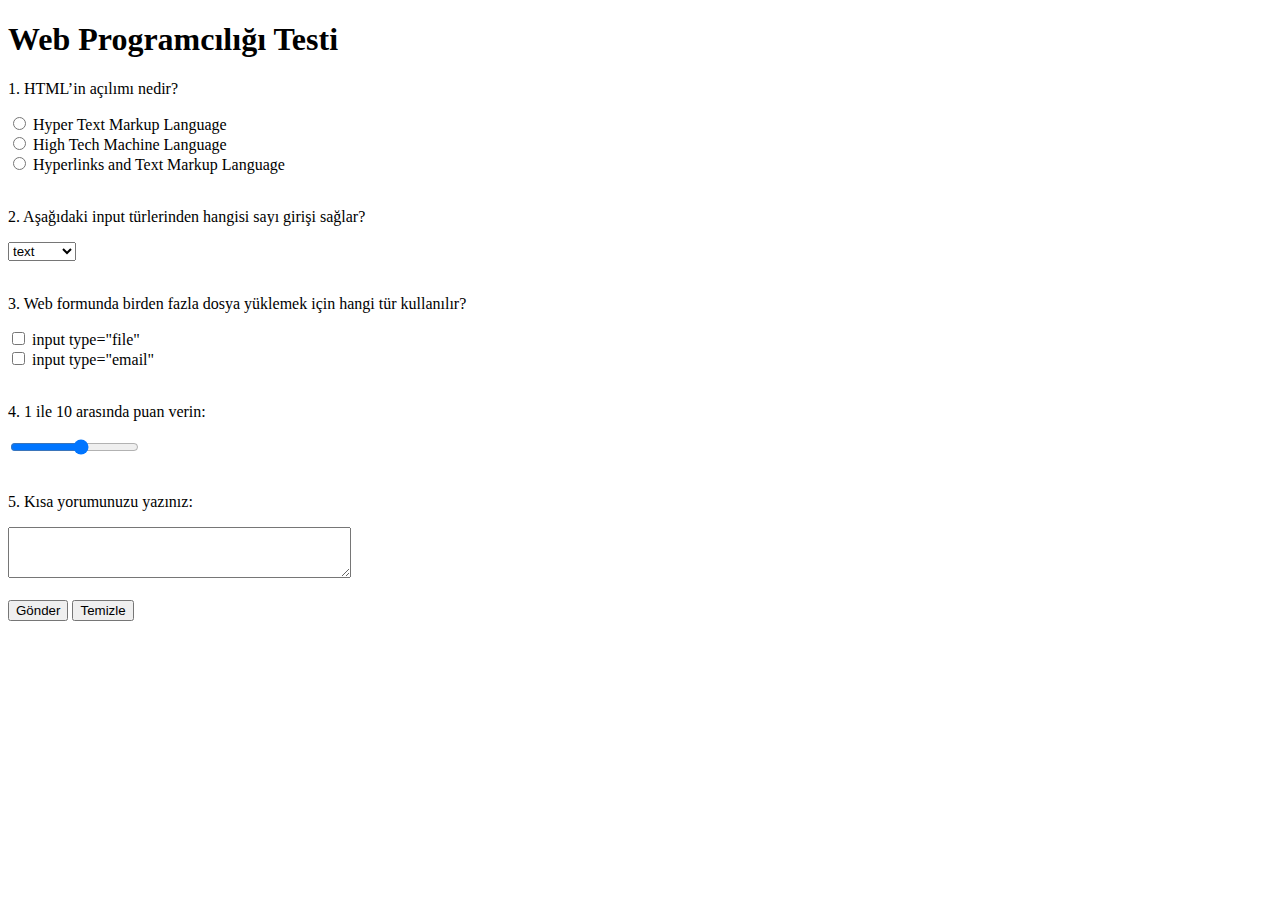
<file: bote.html>
<!DOCTYPE html>
<html lang="tr">
<head>
  <meta charset="UTF-8">
  <meta name="viewport" content="width=device-width, initial-scale=1.0">
  <title>Web Programcılığı Testi</title>
</head>
<body>
  <h1>Web Programcılığı Testi</h1>
  <form action="#" method="post">
    <p>1. HTML’in açılımı nedir?</p>
    <input type="radio" name="q1" value="A"> Hyper Text Markup Language<br>
    <input type="radio" name="q1" value="B"> High Tech Machine Language<br>
    <input type="radio" name="q1" value="C"> Hyperlinks and Text Markup Language<br><br>

    <p>2. Aşağıdaki input türlerinden hangisi sayı girişi sağlar?</p>
    <select name="q2">
      <option value="text">text</option>
      <option value="number">number</option>
      <option value="date">date</option>
      <option value="email">email</option>
    </select><br><br>

    <p>3. Web formunda birden fazla dosya yüklemek için hangi tür kullanılır?</p>
    <input type="checkbox" name="q3" value="file"> input type="file"<br>
    <input type="checkbox" name="q3" value="email"> input type="email"<br><br>

    <p>4. 1 ile 10 arasında puan verin:</p>
    <input type="range" name="puan" min="1" max="10"><br><br>

    <p>5. Kısa yorumunuzu yazınız:</p>
    <textarea name="yorum" rows="3" cols="40"></textarea><br><br>

    <input type="submit" value="Gönder">
    <input type="reset" value="Temizle">
  </form>
</body>
</html>
</file>
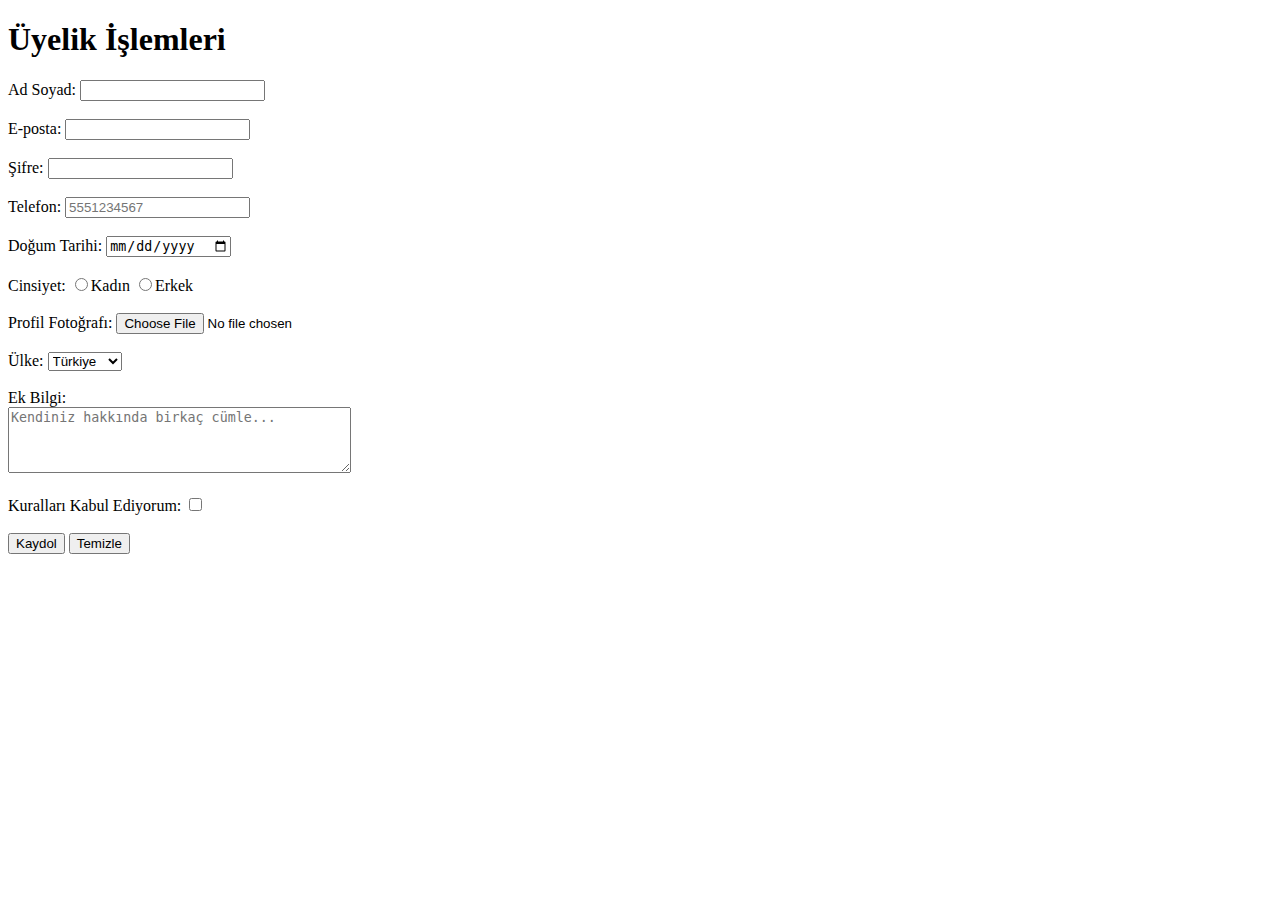
<file: bote1.html>
<!DOCTYPE html>
<html lang="tr">
<head>
  <meta charset="UTF-8">
  <meta name="viewport" content="width=device-width, initial-scale=1.0">
  <title>Üyelik Formu</title>
</head>
<body>
  <h1>Üyelik İşlemleri</h1>
  <form action="test1.html" method="get">
    <label>Ad Soyad:</label>
    <input type="text" name="adsoyad" required><br><br>

    <label>E-posta:</label>
    <input type="email" name="email" required><br><br>

    <label>Şifre:</label>
    <input type="password" name="sifre" required><br><br>

    <label>Telefon:</label>
    <input type="tel" name="telefon" pattern="[0-9]{10}" placeholder="5551234567"><br><br>

    <label>Doğum Tarihi:</label>
    <input type="date" name="dogumtarihi"><br><br>

    <label>Cinsiyet:</label>
    <input type="radio" name="cinsiyet" value="Kadın">Kadın
    <input type="radio" name="cinsiyet" value="Erkek">Erkek<br><br>

    <label>Profil Fotoğrafı:</label>
    <input type="file" name="profil"><br><br>

    <label>Ülke:</label>
    <select name="ulke">
      <option value="Türkiye">Türkiye</option>
      <option value="ABD">ABD</option>
      <option value="Almanya">Almanya</option>
      <option value="Diğer">Diğer</option>
    </select><br><br>

    <label>Ek Bilgi:</label><br>
    <textarea name="hakkinda" rows="4" cols="40" placeholder="Kendiniz hakkında birkaç cümle..."></textarea><br><br>

    <label>Kuralları Kabul Ediyorum:</label>
    <input type="checkbox" name="kabul" required><br><br>

    <input type="submit" value="Kaydol">
    <input type="reset" value="Temizle">
  </form>
</body>
</html>
</file>
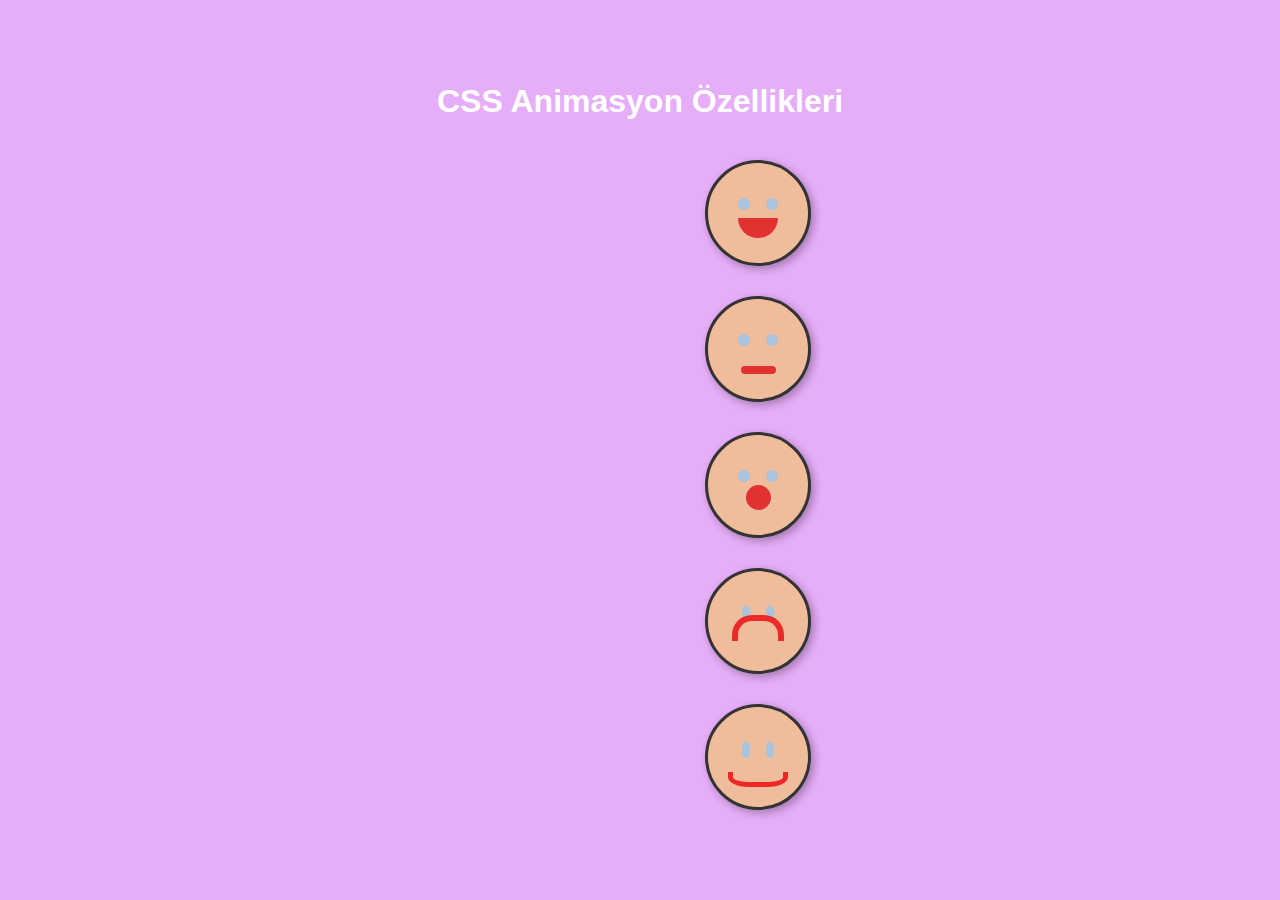
<file: hareket.html>
<!DOCTYPE html>
<html>
<head>
<title>CSS özellikleri </title>
<meta name="viewport" content="width=device-width, initial-scale=1.0">
</head>
<style>
body {
    background: #e6adf8; 
    font-family: sans-serif;
}

#surat-alani {
    width: 150px; 
    margin-left: auto;
    margin-right: auto;
    padding-top: 40px;
    padding-bottom: 40px;
}

h1 {
    
    text-align: center;
    color: white;
}
.face0 {

    display: flex;
    flex-direction: column;
    align-items: center;
    justify-content: center;
}

.face {
    width: 100px;
    height: 100px;
    border-radius: 50%;
    position: relative;
    margin-bottom: 30px;
    border: 3px solid #333;
    box-shadow: 3px 3px 8px rgba(0,0,0,0.3);
    display: flex;
    flex-direction: column;
    align-items: center;
    justify-content: center;
}

.eyes-container {
    display: flex;
    position: absolute;
    top: 35px;
}
.eye {
    width: 12px;
    height: 12px;
    background-color: #abc4de;
    border-radius: 50%;
    margin: 0 8px;
}
.mouth {
    position: absolute;
    bottom: 25px;
    background-color: #e13131;
}

#face1 {
    background-color: #efbd9b; 
    
   
    animation-name: moveUpDown;
    animation-duration: 5s;
    animation-timing-function: linear;
    animation-delay: 2s;
    animation-iteration-count: infinite;
    animation-direction: alternate;
}

@keyframes moveUpDown {
    from {top: 0px;}
    to {top: 50px;}
}


#face2 {
    background-color: #efbd9b; 
    
    animation-name: scaleFace;
    animation-duration: 5s;
    animation-timing-function: linear;
    animation-delay: 2s;
    animation-iteration-count: infinite;
    animation-direction: alternate;
}
#face2 .mouth { width: 35px; height: 8px; border-radius: 4px; }


@keyframes scaleFace {
    from {transform: scale(1);}
    to {transform: scale(1.3);}
}


#face3 {
    background-color:#efbd9b; 
    
    animation-name: fadeFace;
    animation-duration: 5s;
    animation-timing-function: linear;
    animation-delay: 2s;
    animation-iteration-count: infinite;
    animation-direction: alternate;
}
#face3 .mouth { width: 25px; height: 25px; border-radius: 50%; }


@keyframes fadeFace {
    from {opacity: 1;}
    to {opacity: 0.1;}
}


#face4 {
    background-color:#efbd9b; 
    
    animation-name: moveLeftRight;
    animation-duration: 5s;
    animation-timing-function: linear;
    animation-delay: 2s;
    animation-iteration-count: infinite;
    animation-direction: alternate;
}
#face4 .eye { width: 8px; height: 16px; border-radius: 4px; }
#face4 .mouth {
    width: 40px; height: 20px; background-color: transparent;
    border-top-left-radius: 20px; border-top-right-radius: 20px;
    border: 6px solid #eb2a2a; border-bottom: 0; bottom: 30px;
}


@keyframes moveLeftRight {
    from {left: 0px;}
    to {left: 100px;}
}


#face5 {
    background-color:#efbd9b; 
    
    animation-name: rotateFace;
    animation-duration: 5s;
    animation-timing-function: linear;
    animation-delay: 2s;
    animation-iteration-count: infinite;
    animation-direction: alternate; 
}
#face5 .eye { width: 8px; height: 16px; border-radius: 4px; }
#face5 .mouth {
    width: 50px; height: 10px; bottom: 20px; background-color: transparent;
    border: 5px solid #ee2727; border-top: 0;
    border-radius: 0 0 20px 20px / 0 0 10px 10px;
}


@keyframes rotateFace {
    from {transform: rotate(0deg);}
    to {transform: rotate(360deg);}
}

</style>
<body>
<br/><br/>
<div class="container">
<br>
<div class="text-center">
    <h1 id="color" style-="color: white;">CSS Animasyon Özellikleri</h1>
</div>
<br>
<div  class="face0" style="width: 1500px;  align-content: center;">

    <div class="face" id="face1" style="align-content: center;">
        <div class="eyes-container"> <div class="eye"></div> <div class="eye"></div> </div>
        <div class="mouth" style="width: 40px; height: 20px; border-bottom-left-radius: 20px; border-bottom-right-radius: 20px;"></div>
    </div>

    <div class="face" id="face2">
        <div class="eyes-container"> <div class="eye"></div> <div class="eye"></div> </div>
        <div class="mouth"></div>
    </div>

    <div class="face" id="face3">
        <div class="eyes-container"> <div class="eye"></div> <div class="eye"></div> </div>
        <div class="mouth"></div>
    </div>

    <div class="face" id="face4">
        <div class="eyes-container"> <div class="eye"></div> <div class="eye"></div> </div>
        <div class="mouth"></div>
    </div>
    
    <div class="face" id="face5">
        <div class="eyes-container">
            <div class="eye"><div class="pupil"></div></div>
            <div class="eye"><div class="pupil"></div></div>
        </div>
        <div class="mouth"></div>
    </div>

</div>
</div>
</body>
</html>
</file>
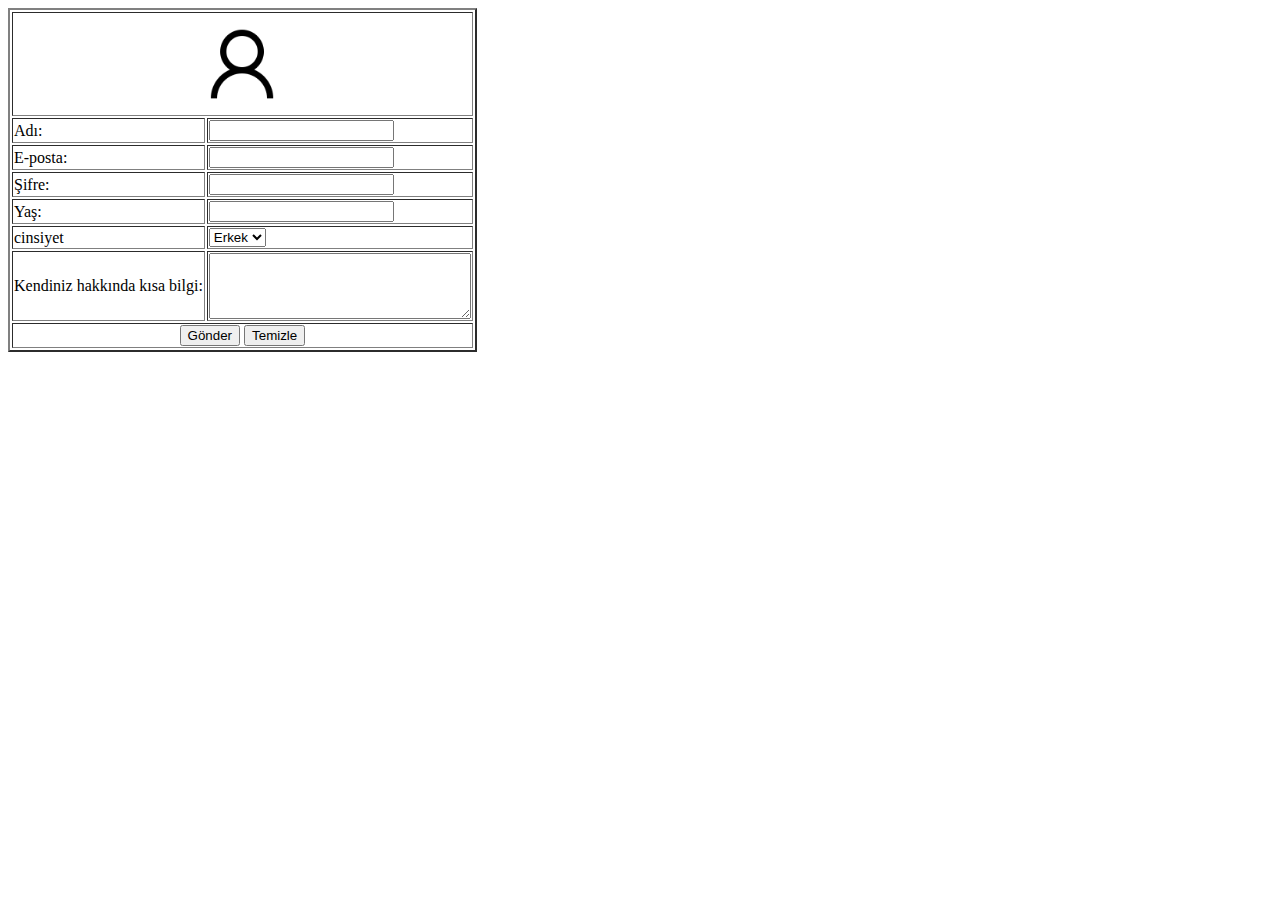
<file: kullaniciadi.html>
<html>  
<head>
    <title>Çalışma Sayfası</title>
    </head>
    <body>
        <form >
            <table border="2">
                <tr align="middle">
                    <td colspan="2">
                        <img src="user.png" alt="kullanıcı profil" width="100" height="100">
                    </td>

                </tr>
                <tr>
                    <td>
                        <label for="ismi">Adı:</label>
                      
                    </td>
                    <td>
                        <input type="text" id="ismi" name="ismi">
                     </td>
                </tr>
                <tr>
                    <td>
                       <label for ="mail">E-posta:</label> 
                    </td>
                   <td>
                       <input type="mail" >
                    </td> 
                </tr> 
                
                <tr>
                    <td>
                        <label for="sifre">Şifre:</label>
                    </td>
                    <td>
                        <input type="password" >
                    </td>
                </tr>
               <tr>
                    <td>
                        <label for ="yas">Yaş:</label>
                    </td>
                    <td>
                        <input type="number" >
                    </td>
                </tr>
                 <tr>
                    <td>
                        <label for="cinsiyet"> cinsiyet</label>
                    </td>
                    <td>
                      <select name="cinsiyet" id="cinsiyet">
                          <option value="erkek">Erkek</option>
                          <option value="kadın">Kadın</option>
                          <option value="diğer">Diğer</option>  
                        </select>
                    </td>
                </tr>
                <tr>
                    <td>
                        <label for="bio">Kendiniz hakkında kısa bilgi:</label>
                    </td>
                    <td>
                        <textarea id="bio" name="bio" rows="4" cols="30"></textarea>
                    </td>
                </tr>
                <tr>
                    <td colspan="2" align="center">
                        <input type="submit" value="Gönder">
                        <input type="reset" value="Temizle">
                    </td>
            </table>
        </form>

    </body>
</html>
</file>
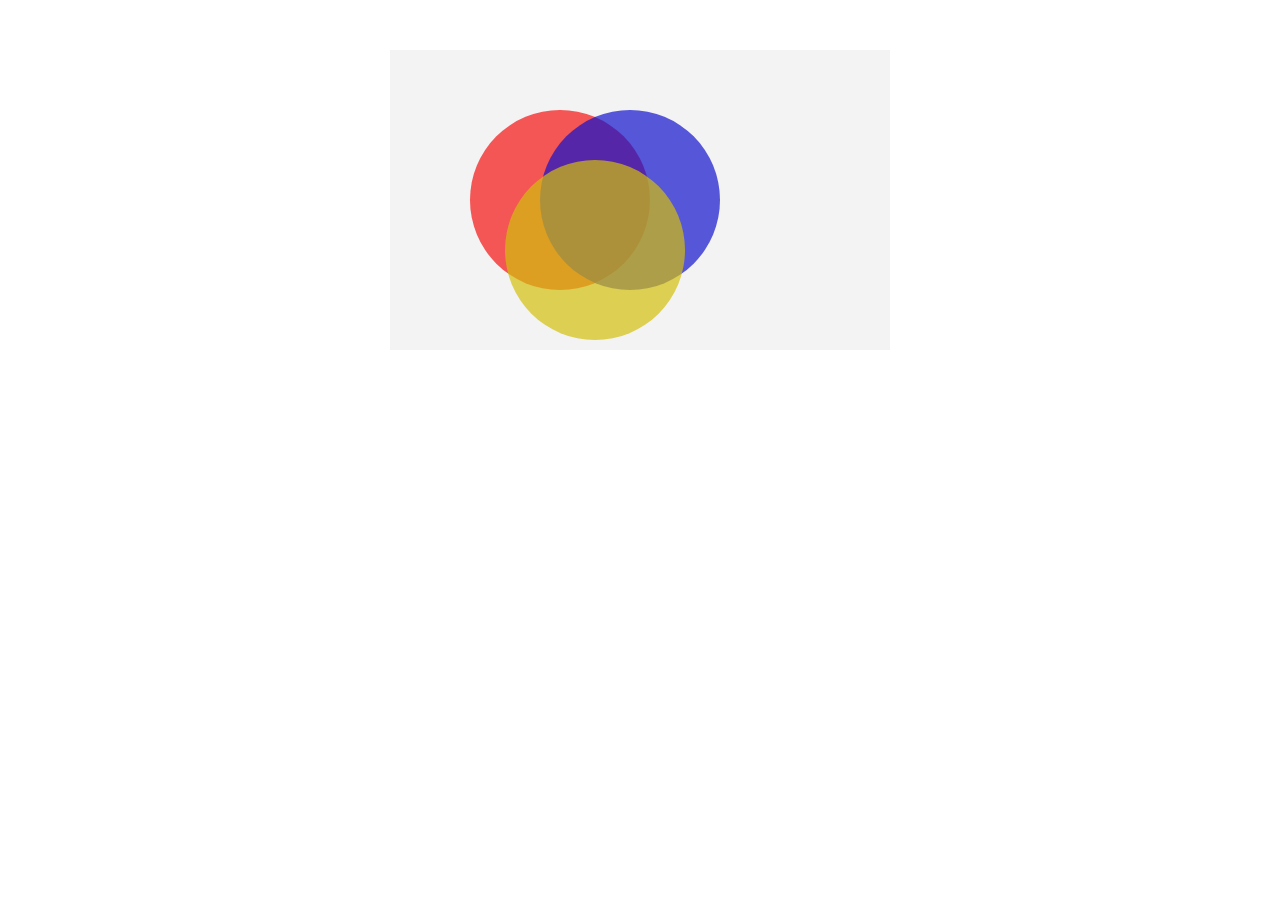
<file: vennsema.html>
<!DOCTYPE html>
<html lang="tr">
<head>
<meta charset="UTF-8">
<title>Görev 2</title>
<style>
    .container {
        width: 500px;
        height: 300px;
        position: relative;
        margin: 50px auto;
        background-color: #f3f3f3;
    }

    .circle {
        width: 180px;
        height: 180px;
        border-radius: 50%;
        position: absolute;
        opacity: 0.7;
    }

    .circle1 {
        background-color: #f41111; 
        top: 60px;
        left: 80px;
    }

    .circle2 {
        background-color: #1212cd;
        top: 60px;
        left: 150px;
    }

    .circle3 {
        background-color: #d3bf0c; 
        top: 110px;
        left: 115px;
    }
</style>
</head>
<body>

<div class="container">
    <div class="circle circle1"></div>
    <div class="circle circle2"></div>
    <div class="circle circle3"></div>
</div>

</body>
</html>
</file>
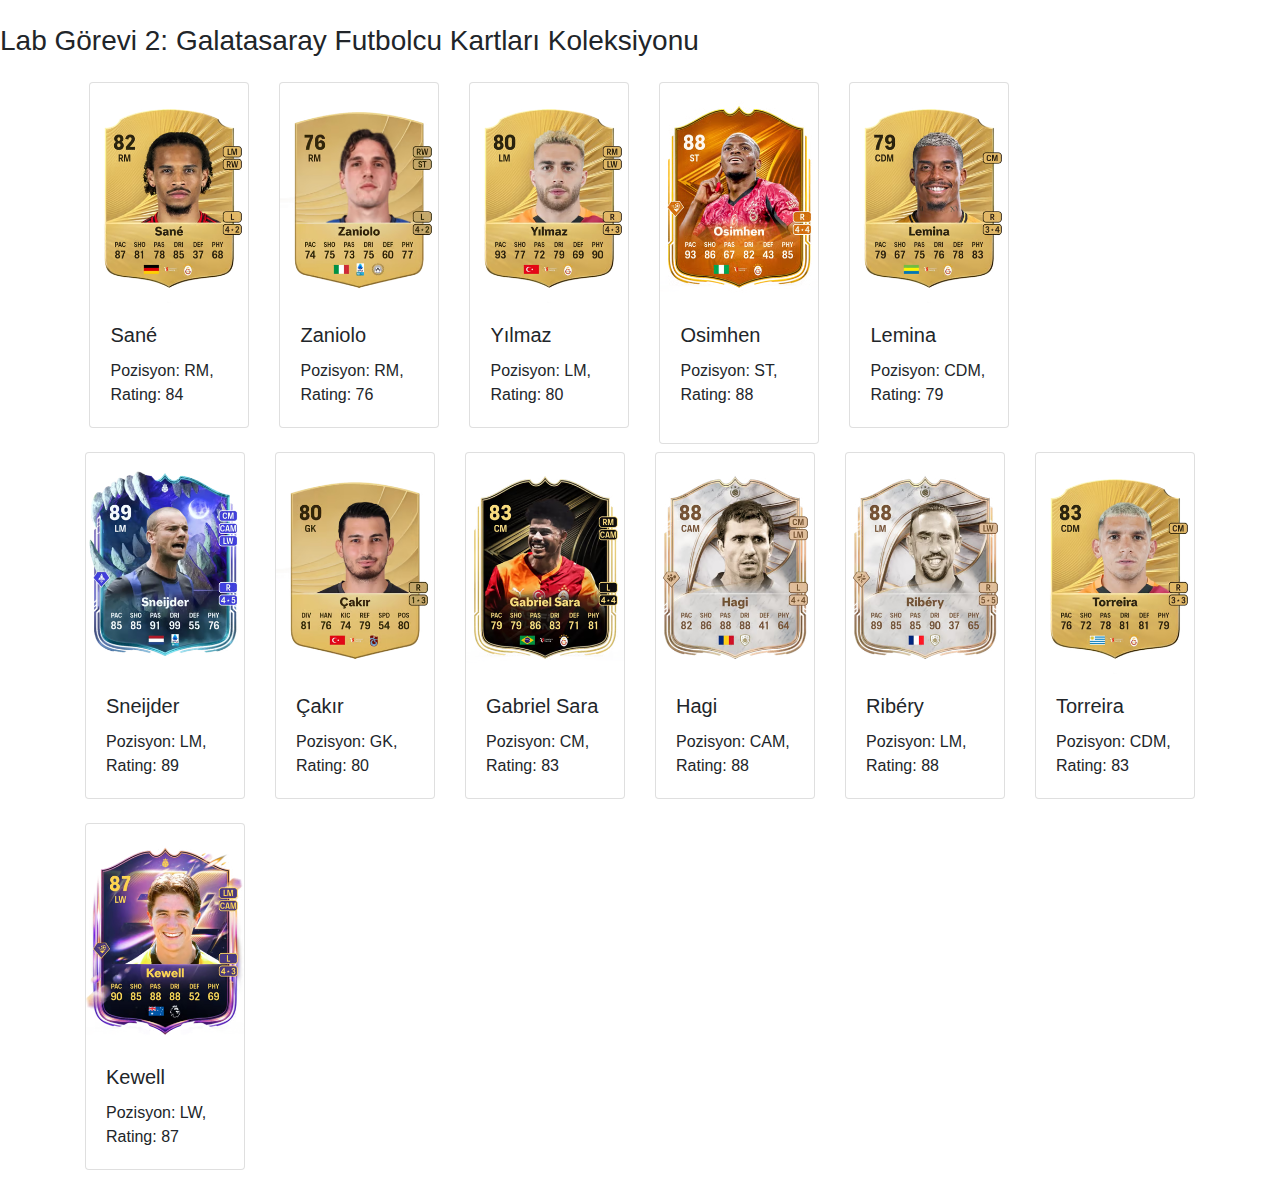
<file: fifacard.html/fifakart.html>
<!DOCTYPE html>
<html lang="tr">
<head>
  <title>Lab Görevi 2 - Tüm Futbolcu Kartları</title>
  <meta charset="utf-8">
  <meta name="viewport" content="width=device-width, initial-scale=1">
  <link rel="stylesheet" href="https://cdn.jsdelivr.net/npm/bootstrap@4.6.2/dist/css/bootstrap.min.css">
  <script src="https://cdn.jsdelivr.net/npm/jquery@3.7.1/dist/jquery.slim.min.js"></script>
  <script src="https://cdn.jsdelivr.net/npm/popper.js@1.16.1/dist/umd/popper.min.js"></script>
  <script src="https://cdn.jsdelivr.net/npm/bootstrap@4.6.2/dist/js/bootstrap.bundle.min.js"></script>
  <style>
   
    .card.h-100 {
      height: 100%;
    }
  </style>
</head>
<body>
  <h3>Lab Görevi 2:  Galatasaray Futbolcu Kartları Koleksiyonu</h3>
<div class="container mt-4">
  
  

  <div class="row">
 
    <div class="col-12 col-sm-6 col-md-4 col-lg-2 mb-4">
      <div class="card h-100">
        <img class="card-img-top" src="26-222492.9726d42b1e475fb02b3f0833996d3a516ef4edfb5e8713fdd525c185eb651bd2.avif" alt="Sané Kartı">
        <div class="card-body">
          <h5 class="card-title">Sané</h5>
          <p class="card-text">Pozisyon: RM, Rating: 84</p>
        </div>
      </div>
    </div>
    
    <div class="col-12 col-sm-6 col-md-4 col-lg-2 mb-4">
      <div class="card h-100">
        <img class="card-img-top" src="26-50569715.3dbf9651fe229c568801943bad462184eac453e753fa8c29ac7a5f1e4ea9b8a9.avif" alt="Zaniolo Kartı">
        <div class="card-body">
          <h5 class="card-title">Zaniolo</h5>
          <p class="card-text">Pozisyon: RM, Rating: 76</p>
        </div>
      </div>
    </div>

    <div class="col-12 col-sm-6 col-md-4 col-lg-2 mb-4">
      <div class="card h-100">
        <img class="card-img-top" src="26-263205.6435caf5bda4aa5cc47878c33cff375c995ef4651175fc2cb93bc4641e001158.avif" alt="Yılmaz Kartı">
        <div class="card-body">
          <h5 class="card-title">Yılmaz</h5>
          <p class="card-text">Pozisyon: LM, Rating: 80</p>
        </div>
      </div>
    </div>

    <div class="col-12 col-sm-6 col-md-4 col-lg-2 mb-2">
      <div class="card h-100">
        <img class="card-img-top" src="26-50563941.287d895572d2d3c9f6f77cd898f58cc42957825533c0ecdb500a2d454342637a.avif" alt="Osimhen Kartı">
        <div class="card-body">
          <h5 class="card-title">Osimhen</h5>
          <p class="card-text">Pozisyon: ST, Rating: 88</p>
        </div>
      </div>
    </div>

    <div class="col-12 col-sm-6 col-md-4 col-lg-2 mb-4">
      <div class="card h-100">
        <img class="card-img-top" src="26-212811.e233fd1b62cf74e2187925a488212b926974b01e5cca2ef0e3c774a261ed730f.avif" alt="Lemina Kartı">
        <div class="card-body">
          <h5 class="card-title">Lemina</h5>
          <p class="card-text">Pozisyon: CDM, Rating: 79</p>
        </div>
      </div>
    </div>

    <div class="col-12 col-sm-6 col-md-4 col-lg-2 mb-4">
      <div class="card h-100">
        <img class="card-img-top" src="26-50606398.ca3bd576a13b974531cd2377731ab36aec12f88ad638d8221c35dcb8b90434ef.avif" alt="Sneijder Kartı">
        <div class="card-body">
          <h5 class="card-title">Sneijder</h5>
          <p class="card-text">Pozisyon: LM, Rating: 89</p>
        </div>
      </div>
    </div>

    <div class="col-12 col-sm-6 col-md-4 col-lg-2 mb-4">
      <div class="card h-100">
        <img class="card-img-top" src="26-226300.8ba35321d06514594a3cb6351b0baaa5e3f4b2615e1f81fa1a6c5b7fe8c62681.avif" alt="Çakır Kartı">
        <div class="card-body">
          <h5 class="card-title">Çakır</h5>
          <p class="card-text">Pozisyon: GK, Rating: 80</p>
        </div>
      </div>
    </div>
    
    <div class="col-12 col-sm-6 col-md-4 col-lg-2 mb-4">
      <div class="card h-100">
        <img class="card-img-top" src="26-50602219.6b1cca4dbd9854ede53403b6323715d7daf47558286fc2d9ab4541651af20ce2.avif" alt="Gabriel Sara Kartı">
        <div class="card-body">
          <h5 class="card-title">Gabriel Sara</h5>
          <p class="card-text">Pozisyon: CM, Rating: 83</p>
        </div>
      </div>
    </div>

    <div class="col-12 col-sm-6 col-md-4 col-lg-2 mb-4">
      <div class="card h-100">
        <img class="card-img-top" src="26-166124.2fad7a82722bdb0377caffd979818d7ffcaf5df5e91d36fc3138193767e4789e.avif" alt="Hagi Kartı">
        <div class="card-body">
          <h5 class="card-title">Hagi</h5>
          <p class="card-text">Pozisyon: CAM, Rating: 88</p>
        </div>
      </div>
    </div>

    <div class="col-12 col-sm-6 col-md-4 col-lg-2 mb-4">
      <div class="card h-100">
        <img class="card-img-top" src="26-156616.e8c4b5d34a8333d3282ad05efbc2488afcc5086e8dfb27dfea396b99ff0534e0 (1).avif" alt="Ribéry Kartı" >
        <div class="card-body">
          <h5 class="card-title">Ribéry</h5>
          <p class="card-text">Pozisyon: LM, Rating: 88</p>
        </div>
      </div>
    </div>

    <div class="col-12 col-sm-6 col-md-4 col-lg-2 mb-4">
      <div class="card h-100">
        <img class="card-img-top" src= "26-223959.ace703b7b11c978072686da88e1b1b69579b98634e88eb8d7a421ff381b321df.avif" alt="Torreira Kartı">
        <div class="card-body">
          <h5 class="card-title">Torreira</h5>
          <p class="card-text">Pozisyon: CDM, Rating: 83</p>
        </div>
      </div>
    </div>

    <div class="col-12 col-sm-6 col-md-4 col-lg-2 mb-4">
      <div class="card h-100">
        <img class="card-img-top" src="26-266801.c340f257de405a6b630966180369c0d71e02d81f55dc67c599c0779b38b81552 (1).avif" alt="Kewell Kartı">
        <div class="card-body">
          <h5 class="card-title">Kewell</h5>
          <p class="card-text">Pozisyon: LW, Rating: 87</p>
        </div>
      </div>
    </div>

  </div>  
</div> 
</body>
</html>
</file>
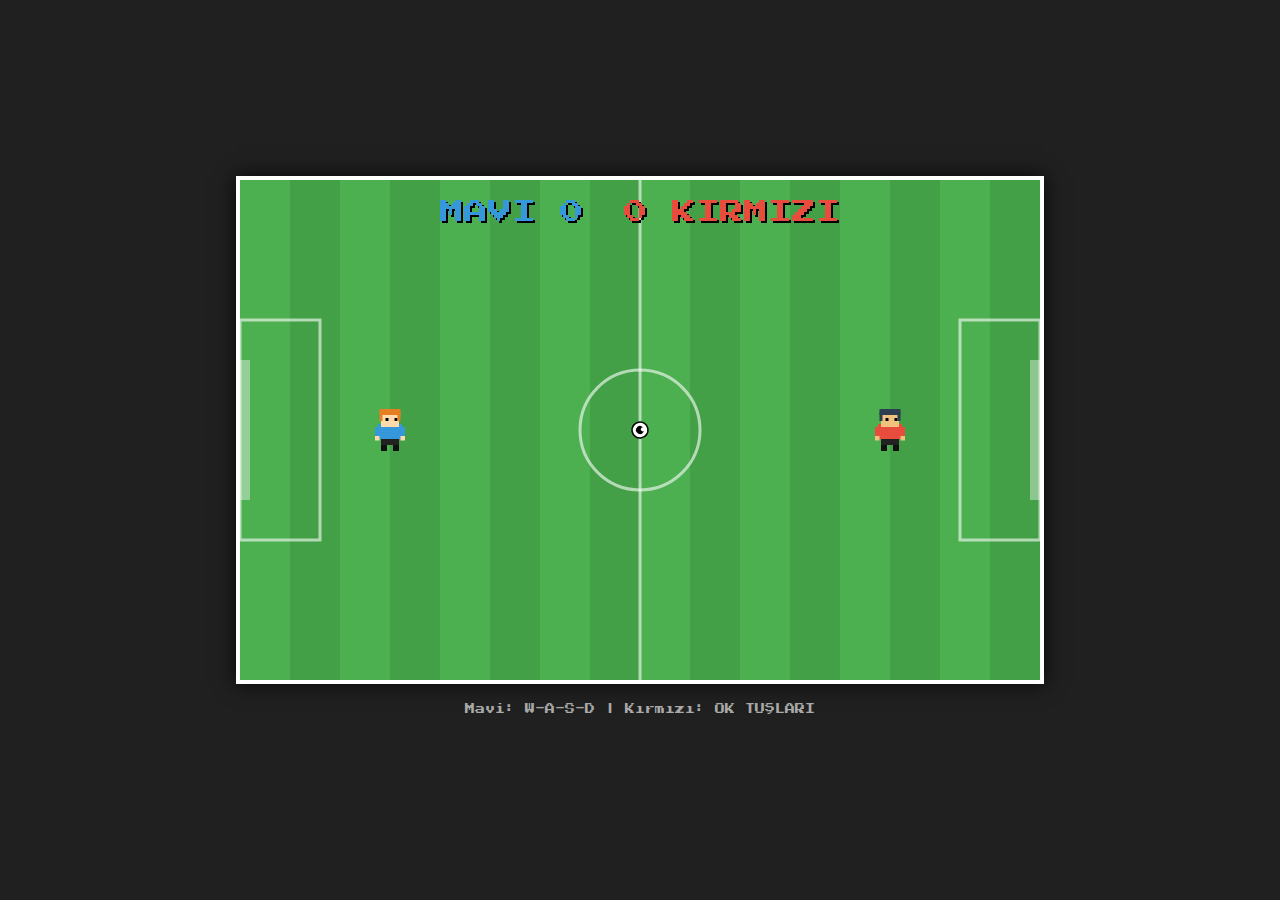
<file: githubbenimoyun/benimoyun.html>
<!DOCTYPE html>
<html lang="tr">
<head>
    <meta charset="UTF-8">
    <meta name="viewport" content="width=device-width, initial-scale=1.0">
    <title>Pixel Futbol</title>
    <style>
        @import url('https://fonts.googleapis.com/css2?family=Press+Start+2P&display=swap');

        body {
            margin: 0;
            padding: 0;
            background-color: #202020;
            display: flex;
            justify-content: center;
            align-items: center;
            height: 100vh;
            font-family: 'Press Start 2P', cursive; 
            color: white;
            flex-direction: column;
            overflow: hidden;
        }

        #game-container {
            position: relative;
            border: 4px solid #fff;
            box-shadow: 0 0 20px rgba(0,0,0,0.8);
        }

        canvas {
            display: block;
            background-color: #4CAF50;
            image-rendering: pixelated; 
        }

        .scoreboard {
            position: absolute;
            top: 20px;
            left: 50%;
            transform: translateX(-50%);
            display: flex;
            gap: 40px;
            font-size: 24px;
            text-shadow: 2px 2px 0 #000;
            z-index: 10;
        }

        .team-blue { color: #3498db; }
        .team-red { color: #e74c3c; }

        #goal-overlay {
            position: absolute;
            top: 0;
            left: 0;
            width: 100%;
            height: 100%;
            background: rgba(0,0,0,0.8);
            display: flex;
            flex-direction: column;
            justify-content: center;
            align-items: center;
            z-index: 20;
            display: none;
        }

        .goal-text {
            font-size: 60px;
            color: #f1c40f;
            margin-bottom: 20px;
            animation: blink 0.5s infinite;
        }

        @keyframes blink {
            0% { opacity: 1; }
            50% { opacity: 0.5; }
            100% { opacity: 1; }
        }

        .controls {
            margin-top: 10px;
            font-size: 10px;
            color: #aaa;
            text-align: center;
        }
    </style>
</head>
<body>

    <div id="game-container">
        <div class="scoreboard">
            <div class="team-blue">MAVI <span id="scoreBlue">0</span></div>
            <div class="team-red"><span id="scoreRed">0</span> KIRMIZI</div>
        </div>

        <div id="goal-overlay">
            <div class="goal-text">GOOL!</div>
            <div id="scorer-name" style="font-size: 20px;"></div>
        </div>

        <canvas id="gameCanvas" width="800" height="500"></canvas>
    </div>

    <div class="controls">
        <p>Mavi: W-A-S-D | Kırmızı: OK TUŞLARI</p>
    </div>

    <script>
        const canvas = document.getElementById('gameCanvas');
        const ctx = canvas.getContext('2d');

     
        const GAME_WIDTH = 800;
        const GAME_HEIGHT = 500;
        const GOAL_WIDTH = 140;
        
       
        const FRICTION = 0.98;
        const PLAYER_SPEED = 4;
        const KICK_POWER = 1.2;
        
       
        const PLAYER_RADIUS = 20; 
        const BALL_RADIUS = 8;

        let isGoal = false;
        let scores = { blue: 0, red: 0 };

        const keys = {
            w: false, a: false, s: false, d: false,
            ArrowUp: false, ArrowDown: false, ArrowLeft: false, ArrowRight: false
        };

        const ball = {
            x: GAME_WIDTH / 2,
            y: GAME_HEIGHT / 2,
            dx: 0,
            dy: 0
        };

        const player1 = { 
            x: 150,
            y: GAME_HEIGHT / 2,
            dx: 0, dy: 0,
            color: '#3498db',
            skin: '#ffdbac',
            hair: '#e67e22',
            team: 'blue'
        };

        const player2 = { 
            x: GAME_WIDTH - 150,
            y: GAME_HEIGHT / 2,
            dx: 0, dy: 0,
            color: '#e74c3c',
            skin: '#f1c27d',
            hair: '#2c3e50',
            team: 'red'
        };

        

        window.addEventListener('keydown', (e) => {
            if(keys.hasOwnProperty(e.key)) keys[e.key] = true;
           
            if(["ArrowUp","ArrowDown","ArrowLeft","ArrowRight"].indexOf(e.code) > -1) {
                e.preventDefault();
            }
        });

        window.addEventListener('keyup', (e) => {
            if(keys.hasOwnProperty(e.key)) keys[e.key] = false;
        });

      

        function update() {
            if(isGoal) return;

           
            player1.dx = 0; player1.dy = 0;
            if (keys.w) player1.dy = -PLAYER_SPEED;
            if (keys.s) player1.dy = PLAYER_SPEED;
            if (keys.a) player1.dx = -PLAYER_SPEED;
            if (keys.d) player1.dx = PLAYER_SPEED;

           
            player2.dx = 0; player2.dy = 0;
            if (keys.ArrowUp) player2.dy = -PLAYER_SPEED;
            if (keys.ArrowDown) player2.dy = PLAYER_SPEED;
            if (keys.ArrowLeft) player2.dx = -PLAYER_SPEED;
            if (keys.ArrowRight) player2.dx = PLAYER_SPEED;

          
            [player1, player2].forEach(p => {
                p.x += p.dx;
                p.y += p.dy;

               
                if (p.x < PLAYER_RADIUS) p.x = PLAYER_RADIUS;
                if (p.x > GAME_WIDTH - PLAYER_RADIUS) p.x = GAME_WIDTH - PLAYER_RADIUS;
                if (p.y < PLAYER_RADIUS) p.y = PLAYER_RADIUS;
                if (p.y > GAME_HEIGHT - PLAYER_RADIUS) p.y = GAME_HEIGHT - PLAYER_RADIUS;
            });

           
            ball.x += ball.dx;
            ball.y += ball.dy;
            
            ball.dx *= FRICTION;
            ball.dy *= FRICTION;

            
            if (Math.abs(ball.dx) < 0.05) ball.dx = 0;
            if (Math.abs(ball.dy) < 0.05) ball.dy = 0;

            
            if (ball.y < BALL_RADIUS) { ball.y = BALL_RADIUS; ball.dy *= -1; }
            if (ball.y > GAME_HEIGHT - BALL_RADIUS) { ball.y = GAME_HEIGHT - BALL_RADIUS; ball.dy *= -1; }

           
            const goalTop = (GAME_HEIGHT - GOAL_WIDTH) / 2;
            const goalBottom = goalTop + GOAL_WIDTH;

            
            if (ball.x < BALL_RADIUS) {
                if (ball.y > goalTop && ball.y < goalBottom) {
                    handleGoal('red');
                } else {
                    ball.x = BALL_RADIUS;
                    ball.dx *= -0.8; 
                }
            }
            
            
            if (ball.x > GAME_WIDTH - BALL_RADIUS) {
                if (ball.y > goalTop && ball.y < goalBottom) {
                    handleGoal('blue');
                } else {
                    ball.x = GAME_WIDTH - BALL_RADIUS;
                    ball.dx *= -0.8;
                }
            }

            
            [player1, player2].forEach(player => {
                
                const dx = ball.x - player.x;
                const dy = ball.y - player.y;
                const distance = Math.sqrt(dx*dx + dy*dy);
                const minDist = PLAYER_RADIUS + BALL_RADIUS;

                if (distance < minDist) {
                    
                    const angle = Math.atan2(dy, dx);
                    
                    
                    const overlap = minDist - distance;
                    ball.x += Math.cos(angle) * overlap;
                    ball.y += Math.sin(angle) * overlap;

                    
                    const playerSpeed = Math.sqrt(player.dx*player.dx + player.dy*player.dy);
                    const force = 5 + (playerSpeed * KICK_POWER); 

                    ball.dx = Math.cos(angle) * force;
                    ball.dy = Math.sin(angle) * force;
                }
            });
        }

        function handleGoal(team) {
            isGoal = true;
            const overlay = document.getElementById('goal-overlay');
            const scorerName = document.getElementById('scorer-name');
            
            overlay.style.display = 'flex';
            
            if (team === 'blue') {
                scores.blue++;
                document.getElementById('scoreBlue').innerText = scores.blue;
                scorerName.innerText = "MAVI TAKIM ATTI!";
                scorerName.style.color = "#3498db";
            } else {
                scores.red++;
                document.getElementById('scoreRed').innerText = scores.red;
                scorerName.innerText = "KIRMIZI TAKIM ATTI!";
                scorerName.style.color = "#e74c3c";
            }

            setTimeout(() => {
                resetPositions();
                overlay.style.display = 'none';
            }, 2000);
        }

        function resetPositions() {
            ball.x = GAME_WIDTH / 2;
            ball.y = GAME_HEIGHT / 2;
            ball.dx = 0; ball.dy = 0;

            player1.x = 150; player1.y = GAME_HEIGHT / 2;
            player2.x = GAME_WIDTH - 150; player2.y = GAME_HEIGHT / 2;
            
            isGoal = false;
        }

     

       
        function drawPixelPlayer(ctx, player) {
            const x = player.x;
            const y = player.y;
            const s = 3; 

            ctx.save();
            ctx.translate(x, y);

            
            const offsetX = -3.5 * s;
            const offsetY = -6 * s;

          
            ctx.beginPath();
            ctx.ellipse(0, 5, 12, 6, 0, 0, Math.PI*2);
            ctx.fillStyle = 'rgba(0,0,0,0.3)';
            ctx.fill();

            
            
          
            ctx.fillStyle = '#111'; 
            let legOffset = (Math.abs(player.dx) + Math.abs(player.dy)) > 0 ? Math.sin(Date.now() / 100) * 2 : 0;
            ctx.fillRect((-3 * s), (5 * s) + legOffset, 2 * s, 2 * s);
            ctx.fillRect((1 * s), (5 * s) - legOffset, 2 * s, 2 * s);

            
            ctx.fillStyle = '#222'; 
            ctx.fillRect(-3 * s, 2 * s, 6 * s, 3 * s);

           
            ctx.fillStyle = player.color;
            ctx.fillRect(-4 * s, -2 * s, 8 * s, 5 * s);
            
            
            ctx.fillStyle = player.color; 
            ctx.fillRect(-5 * s, -1 * s, 1.5 * s, 3 * s); 
            ctx.fillRect(3.5 * s, -1 * s, 1.5 * s, 3 * s); 
            
            ctx.fillStyle = player.skin;
            ctx.fillRect(-5 * s, 2 * s, 1.5 * s, 1.5 * s); 
            ctx.fillRect(3.5 * s, 2 * s, 1.5 * s, 1.5 * s); 
           
            ctx.fillStyle = player.skin;
            ctx.fillRect(-3 * s, -6 * s, 6 * s, 5 * s);

            
            ctx.fillStyle = '#000';
            ctx.fillRect(-1.5 * s, -4 * s, 1 * s, 1 * s);
            ctx.fillRect(1.5 * s, -4 * s, 1 * s, 1 * s); 

          
            ctx.fillStyle = player.hair;
            ctx.fillRect(-3.5 * s, -7 * s, 7 * s, 2 * s); 
            ctx.fillRect(-3.5 * s, -6 * s, 1 * s, 3 * s); 
            ctx.fillRect(2.5 * s, -6 * s, 1 * s, 3 * s); 

            ctx.restore();
        }

        function drawBall() {
            ctx.save();
            ctx.translate(ball.x, ball.y);
       
            const rotation = (ball.x + ball.y) * 0.1;
            ctx.rotate(rotation);

           
            ctx.beginPath();
            ctx.arc(0, 0, BALL_RADIUS, 0, Math.PI * 2);
            ctx.fillStyle = '#fff';
            ctx.fill();
            ctx.strokeStyle = '#000';
            ctx.lineWidth = 1.5;
            ctx.stroke();

            
            ctx.fillStyle = '#000';
            ctx.beginPath();
            ctx.arc(0, 0, BALL_RADIUS/2, 0, Math.PI*2);
            ctx.fill();
            
            
            ctx.fillStyle = '#fff';
            ctx.beginPath();
            ctx.arc(-2, -2, 2, 0, Math.PI*2);
            ctx.fill();

            ctx.restore();
        }

        function drawPitch() {
           
            const stripeW = 50;
            for(let i=0; i<GAME_WIDTH; i+=stripeW) {
                ctx.fillStyle = (i/stripeW)%2 === 0 ? '#4CAF50' : '#43A047';
                ctx.fillRect(i, 0, stripeW, GAME_HEIGHT);
            }

            
            ctx.strokeStyle = 'rgba(255,255,255,0.6)';
            ctx.lineWidth = 3;
            
           
            ctx.beginPath();
            ctx.moveTo(GAME_WIDTH/2, 0);
            ctx.lineTo(GAME_WIDTH/2, GAME_HEIGHT);
            ctx.stroke();
            
            ctx.beginPath();
            ctx.arc(GAME_WIDTH/2, GAME_HEIGHT/2, 60, 0, Math.PI*2);
            ctx.stroke();

            
            const boxH = 220;
            const boxW = 80;
            const boxY = (GAME_HEIGHT - boxH) / 2;
            
            ctx.strokeRect(0, boxY, boxW, boxH);
            ctx.strokeRect(GAME_WIDTH-boxW, boxY, boxW, boxH);

            ctx.fillStyle = 'rgba(255,255,255,0.4)';
            const goalY = (GAME_HEIGHT - GOAL_WIDTH) / 2;
            ctx.fillRect(0, goalY, 10, GOAL_WIDTH);
            ctx.fillRect(GAME_WIDTH-10, goalY, 10, GOAL_WIDTH);
        }

        function draw() {
            ctx.clearRect(0, 0, canvas.width, canvas.height);
            
            drawPitch();
            
            
            drawPixelPlayer(ctx, player1);
            drawPixelPlayer(ctx, player2);
            
            
            drawBall();
        }

        function loop() {
            update();
            draw();
            requestAnimationFrame(loop);
        }

        loop();

    </script>
</body>
</html>
</file>
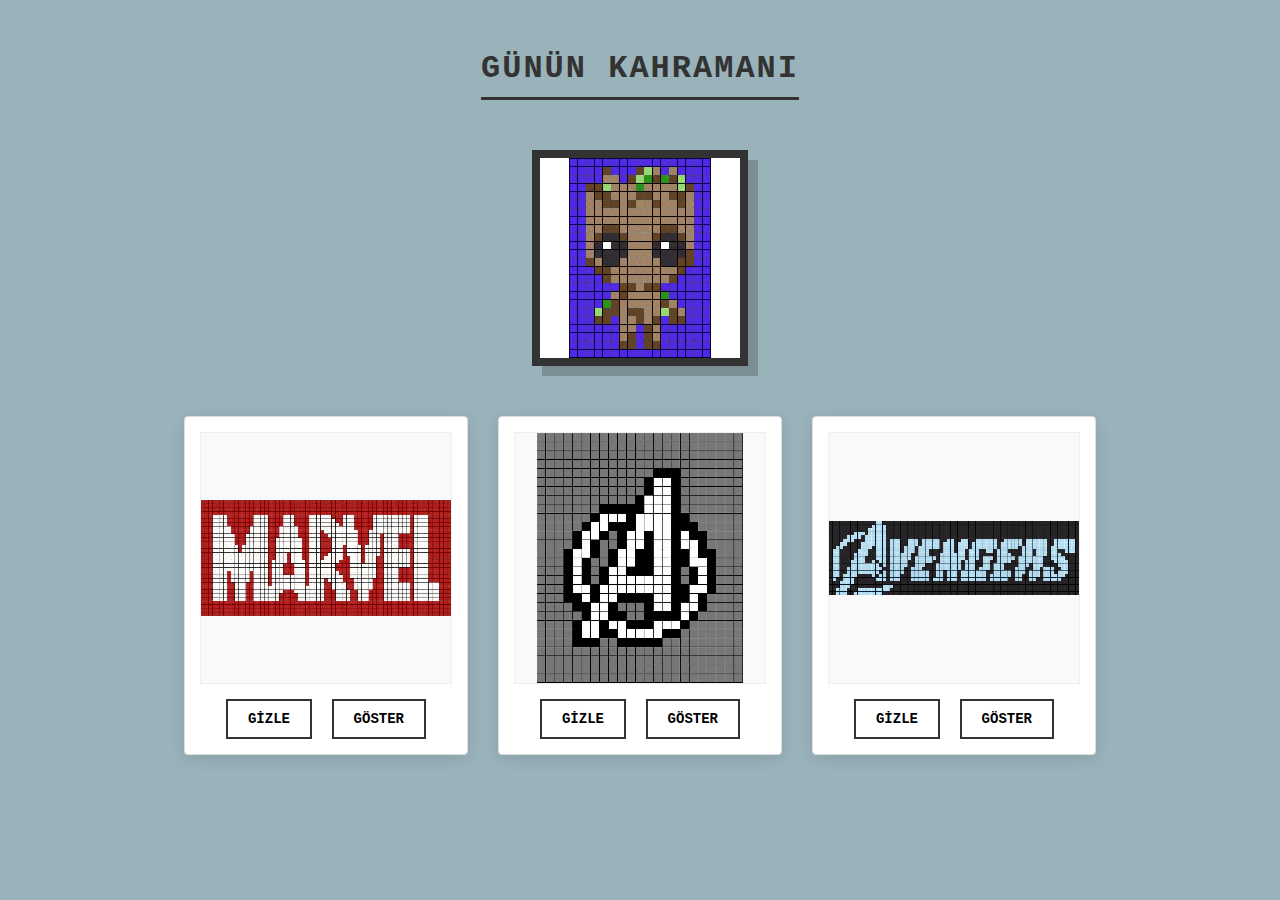
<file: marveljs/marvel.html>
<!DOCTYPE html>
<html lang="tr">
<head>
<meta charset="utf-8">
<title>Marvel Pixel Galeri</title>

<style>

  body {
    background-color: #f0f8ff; 
    text-align: center;
    font-family: 'Courier New', Courier, monospace;
    margin: 0;
    padding: 20px;
    transition: background-color 0.8s ease; 
  }

  
  h1 {
    margin-top: 30px;
    margin-bottom: 50px;
    color: #333;
    text-transform: uppercase;
    letter-spacing: 2px;
    border-bottom: 3px solid #333;
    display: inline-block;
    padding-bottom: 10px;
  }


  #randomImage {
    display: block; 
    margin: 0 auto 50px auto; 
    width: 200px;
    height: 200px;
    object-fit: contain;
    background-color: white;
    border: 8px solid #333; 
    box-shadow: 10px 10px 0px rgba(0,0,0,0.2); 
    image-rendering: pixelated;
  }

  
  .galeri {
    display: flex;
    justify-content: center;
    flex-wrap: wrap;
    gap: 30px;
    max-width: 1000px;
    margin: 0 auto;
  }

  
  .kutu {
    background-color: #fff;
    padding: 15px;
    border-radius: 4px;
    box-shadow: 0 4px 15px rgba(0,0,0,0.1);
    transition: transform 0.2s;
    border: 1px solid #ddd;
  }

  .kutu:hover {
    transform: translateY(-5px);
  }

  .kutu img {
    width: 250px;
    height: 250px;
    object-fit: contain;
    display: block;
    margin-bottom: 15px;
    image-rendering: pixelated;
    background-color: #f9f9f9;
    border: 1px solid #eee;
  }

  
  button {
    padding: 10px 20px;
    cursor: pointer;
    font-family: inherit; 
    font-weight: bold;
    border: 2px solid #333;
    background-color: transparent;
    transition: all 0.3s;
    margin: 0 5px;
    font-size: 14px;
  }

  
  button.gizle-btn:hover {
    background-color: #e74c3c;
    color: white;
    border-color: #e74c3c;
  }

  
  button.goster-btn:hover {
    background-color: #2ecc71;
    color: white;
    border-color: #2ecc71;
  }

</style>
</head>

<body>

  <h1>Günün Kahramanı</h1>

 
  <img id="randomImage" src="" alt="Şanslı Karakter">

  <div class="galeri">

    <div class="kutu">
      <img id="resim1" src="marvel.jpg" alt="Marvel">
     
      <button class="gizle-btn" onclick="document.getElementById('resim1').style.visibility='hidden'">GİZLE</button>
      <button class="goster-btn" onclick="document.getElementById('resim1').style.visibility='visible'">GÖSTER</button>
    </div>

  
    <div class="kutu">
      <img id="resim2" src="avengers.jpg" alt="Avengers">
      <button class="gizle-btn" onclick="document.getElementById('resim2').style.visibility='hidden'">GİZLE</button>
      <button class="goster-btn" onclick="document.getElementById('resim2').style.visibility='visible'">GÖSTER</button>
    </div>

 
    <div class="kutu">
      <img id="resim3" src="avengersyazi.jpg" alt="Logo">
      <button class="gizle-btn" onclick="document.getElementById('resim3').style.visibility='hidden'">GİZLE</button>
      <button class="goster-btn" onclick="document.getElementById('resim3').style.visibility='visible'">GÖSTER</button>
    </div>

  </div>

<script>
  
 
  var resimler = [
    'ironman.jpg', 'hulk.jpg', 'ca.jpg', 'loki.jpg', 'karadul.jpg',
    'witch.jpg', 'Nick Fury.jpg', 'rakun.jpg', 'groot.jpg', 'indir (7).jpg'
  ];

  
  function rastgeleRenk() {
    var r = Math.floor(Math.random() * 156 + 100);
    var g = Math.floor(Math.random() * 156 + 100);
    var b = Math.floor(Math.random() * 156 + 100);
    return `rgb(${r},${g},${b})`;
  }

  function baslangicAyarlari() {
   
    var index = Math.floor(Math.random() * resimler.length);
    var secilenResim = resimler[index];
    
    var imgElement = document.getElementById("randomImage");
    imgElement.src = secilenResim;
    
   
    document.body.style.backgroundColor = rastgeleRenk();
  }

 
  window.onload = baslangicAyarlari;

</script>

</body>
</html>
</file>
